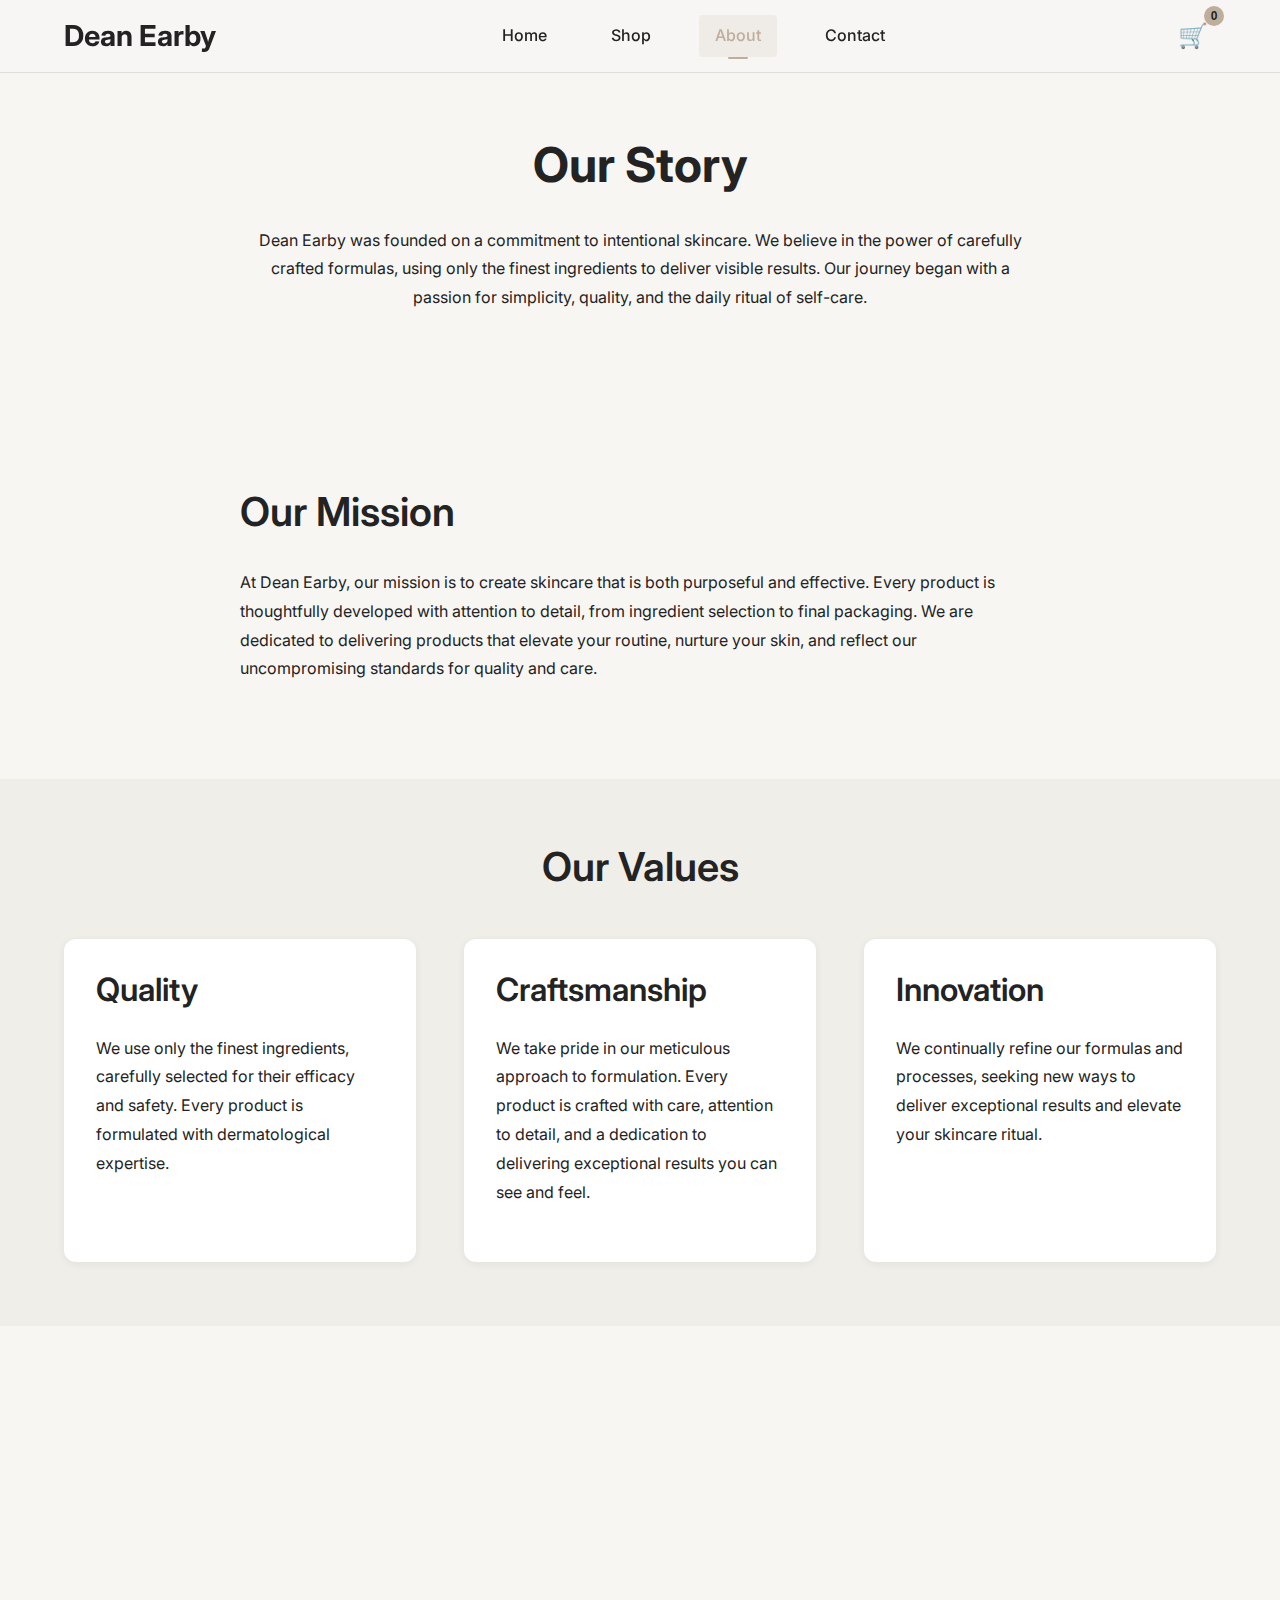
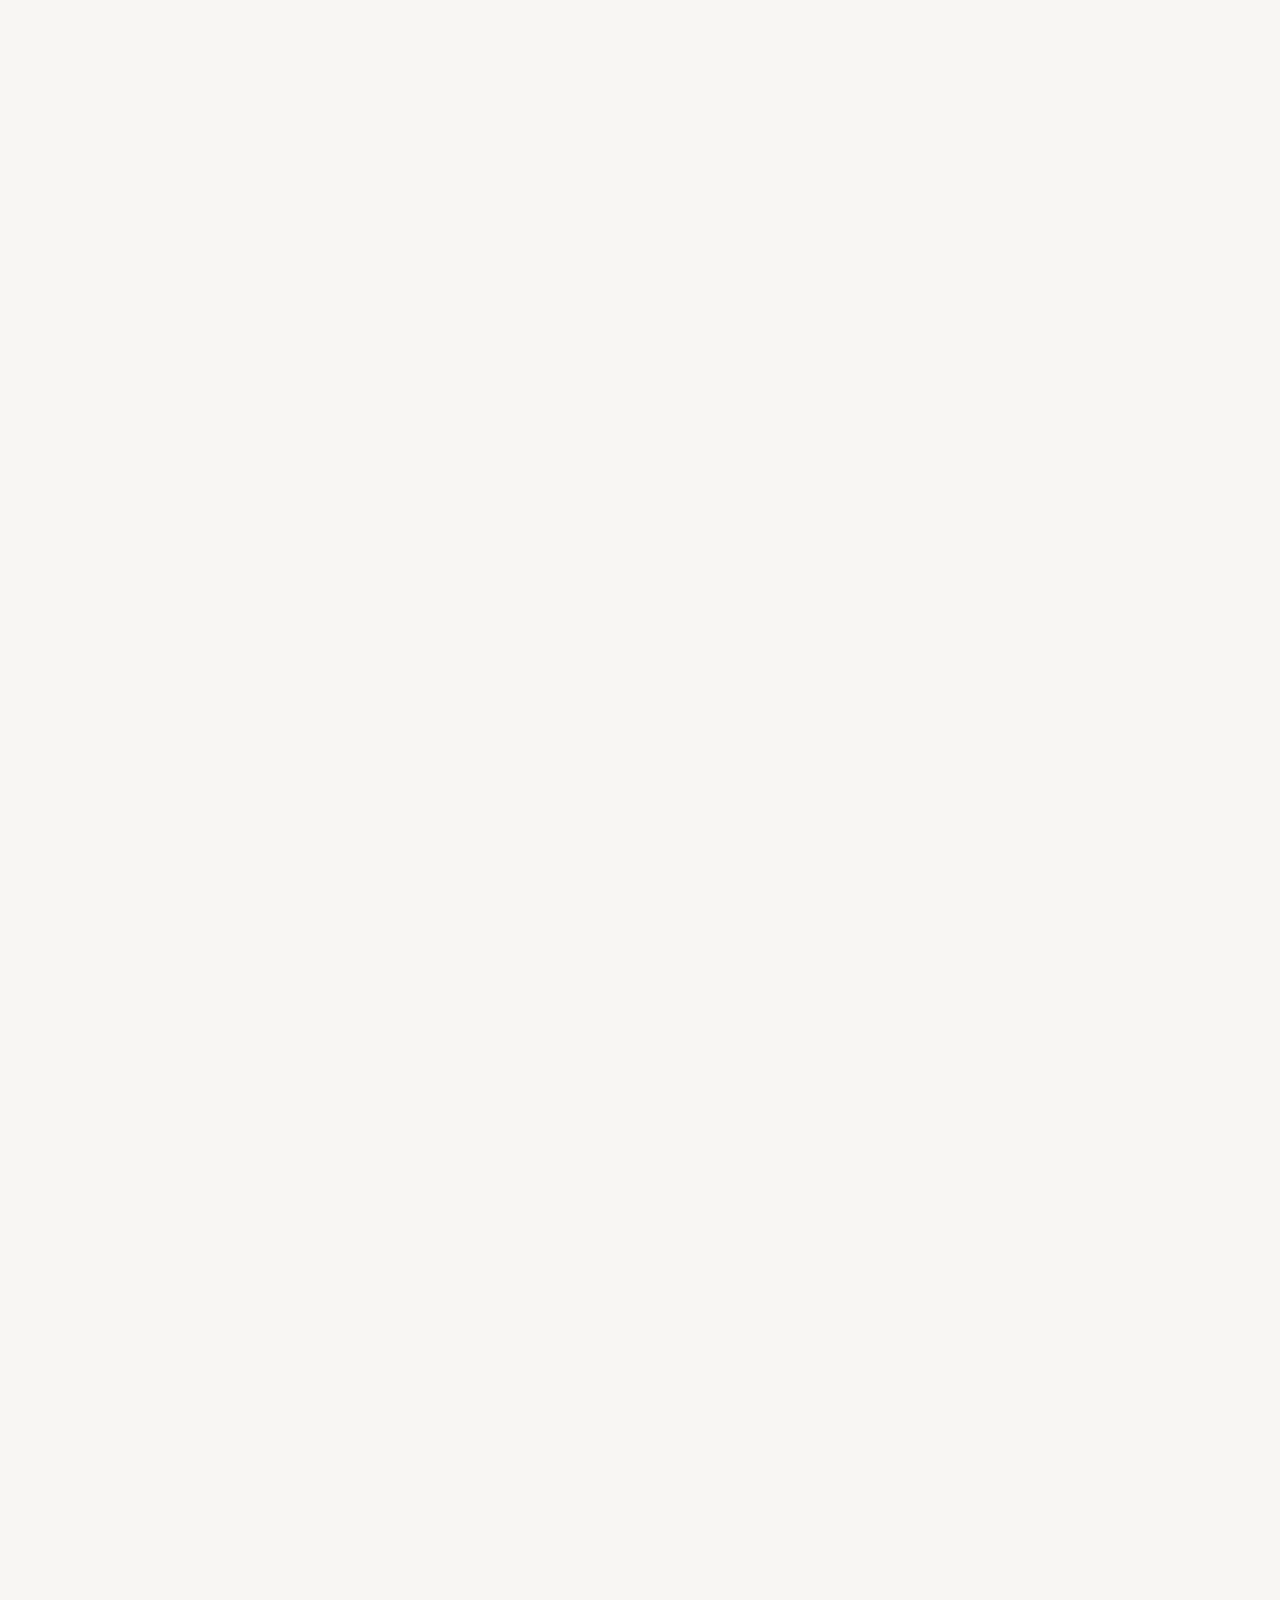
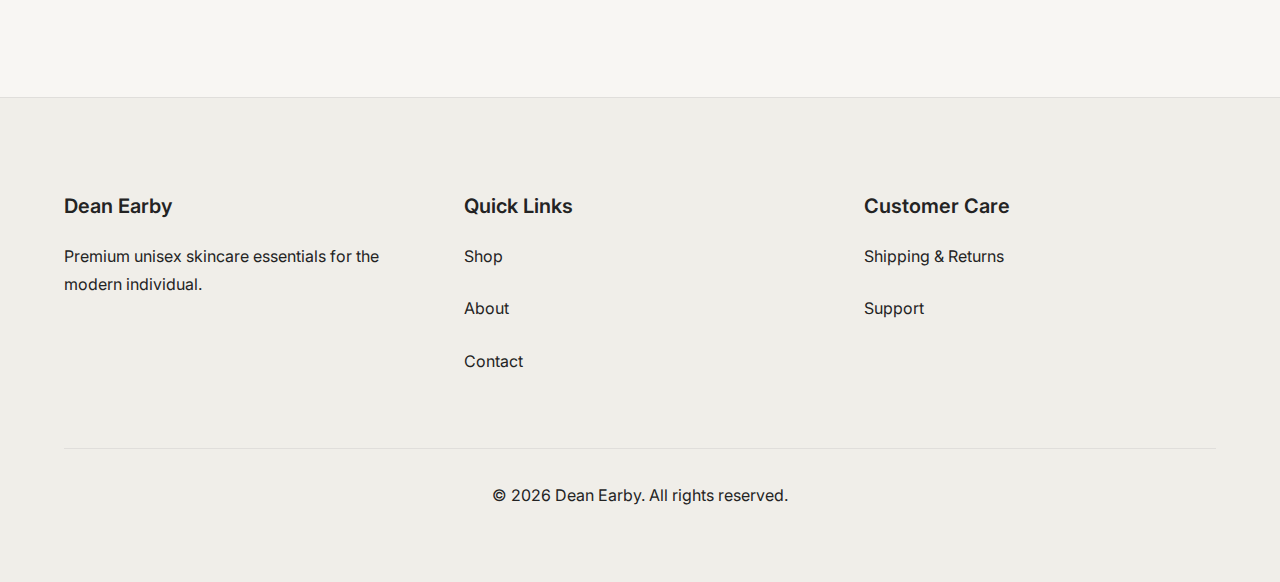
<file: about.html>
<!DOCTYPE html>
<html lang="en">
<head>
    <meta charset="UTF-8">
    <meta name="viewport" content="width=device-width, initial-scale=1.0">
    <title>About - Dean Earby</title>
    <meta name="description" content="Learn about Dean Earby's mission to create premium unisex skincare products that work for everyone.">
    <link rel="icon" type="image/x-icon" href="favicon.ico">
    <link rel="stylesheet" href="styles/variables.css">
    <link rel="stylesheet" href="styles/global.css">
    <link rel="stylesheet" href="styles/components.css">
    <script src="https://cdn.snipcart.com/themes/v3.4.1/default/snipcart.js" defer></script>
    <link rel="stylesheet" href="https://cdn.snipcart.com/themes/v3.4.1/default/snipcart.css" />
</head>
<body>
    <div id="snipcart" data-api-key="YOUR_SNIPCART_API_KEY" data-config-modal-style="side"></div>
    
    <!-- Header -->
    <header class="header">
        <div class="header-content">
            <a href="index.html" class="logo">Dean Earby</a>
            <nav class="nav">
                <a href="index.html" class="nav-link">Home</a>
                <a href="shop.html" class="nav-link">Shop</a>
                <a href="about.html" class="nav-link active">About</a>
                <a href="contact.html" class="nav-link">Contact</a>
            </nav>
            <div class="header-actions">
                <button class="cart-icon" onclick="Snipcart.api.theme.cart.open()">
                    🛒
                    <span class="cart-count" id="cart-count">0</span>
                </button>
                <button class="hamburger" onclick="toggleMobileNav()">☰</button>
            </div>
        </div>
        <nav class="mobile-nav" id="mobile-nav">
            <div class="mobile-nav-links">
                <a href="index.html" class="mobile-nav-link">Home</a>
                <a href="shop.html" class="mobile-nav-link">Shop</a>
                <a href="about.html" class="mobile-nav-link active">About</a>
                <a href="contact.html" class="mobile-nav-link">Contact</a>
            </div>
        </nav>
    </header>

    <!-- About Header -->
    <section class="section" style="padding-top: calc(var(--header-height) + var(--spacing-2xl));">
        <div class="container">
            <h1 class="text-center mb-lg">Our Story</h1>
            <p class="text-center mb-xl" style="max-width: 800px; margin-left: auto; margin-right: auto;">
                Dean Earby was founded on a commitment to intentional skincare. We believe in the power of carefully crafted formulas, using only the finest ingredients to deliver visible results. Our journey began with a passion for simplicity, quality, and the daily ritual of self-care.
            </p>
        </div>
    </section>

    <!-- Mission Section -->
    <section class="section">
        <div class="container">
            <div style="max-width: 800px; margin: 0 auto;">
                <h2 class="mb-lg">Our Mission</h2>
                <p class="mb-lg">At Dean Earby, our mission is to create skincare that is both purposeful and effective. Every product is thoughtfully developed with attention to detail, from ingredient selection to final packaging. We are dedicated to delivering products that elevate your routine, nurture your skin, and reflect our uncompromising standards for quality and care.</p>
            </div>
        </div>
    </section>

    <!-- Values Section -->
    <section class="section" style="background: var(--color-footer-bg);">
        <div class="container">
            <h2 class="text-center mb-xl">Our Values</h2>
            <div style="display: grid; grid-template-columns: repeat(auto-fit, minmax(300px, 1fr)); gap: var(--spacing-xl);">
                <div class="card" style="padding: var(--spacing-lg);">
                    <h3 class="mb-md">Quality</h3>
                    <p>We use only the finest ingredients, carefully selected for their efficacy and safety. Every product is formulated with dermatological expertise.</p>
                </div>
                <div class="card" style="padding: var(--spacing-lg);">
                    <h3 class="mb-md">Craftsmanship</h3>
                    <p>We take pride in our meticulous approach to formulation. Every product is crafted with care, attention to detail, and a dedication to delivering exceptional results you can see and feel.</p>
                </div>
                <div class="card" style="padding: var(--spacing-lg);">
                    <h3 class="mb-md">Innovation</h3>
                    <p>We continually refine our formulas and processes, seeking new ways to deliver exceptional results and elevate your skincare ritual.</p>
                </div>
            </div>
        </div>
    </section>

    <!-- Product Philosophy -->
    <section class="section">
        <div class="container">
            <div style="max-width: 800px; margin: 0 auto;">
                <h2 class="mb-lg">Our Product Philosophy</h2>
                <p class="mb-lg">Each Dean Earby product is created with intention. We focus on essential, effective formulations that deliver real results without unnecessary complexity. Our products are designed to work together seamlessly, creating a routine that's both effective and enjoyable.</p>
                <p class="mb-xl">We believe in transparency about our ingredients and processes. Every product comes with clear information about what's inside and why we chose each ingredient.</p>
            </div>
        </div>
    </section>

    <!-- Shipping & Returns -->
    <section class="section" style="background: var(--color-footer-bg);" id="shipping">
        <div class="container">
            <h2 class="text-center mb-xl">Shipping & Returns</h2>
            <div style="max-width: 800px; margin: 0 auto;">
                <div class="mb-lg">
                    <h3 class="mb-md">Shipping</h3>
                    <p class="mb-md">We offer free shipping on all orders over $100. Standard shipping takes 3-5 business days, while expedited shipping (2-3 business days) is available for an additional fee.</p>
                    <p>All orders are carefully packaged to ensure your products arrive in perfect condition.</p>
                </div>
                
                <div class="section-divider"></div>
                
                <div class="mb-lg">
                    <h3 class="mb-md">Returns</h3>
                    <p class="mb-md">We want you to love your Dean Earby products. If you're not completely satisfied, we offer a 30-day return policy for unused products in their original packaging.</p>
                    <p>To initiate a return, please contact our customer service team with your order number and reason for return.</p>
                </div>
                
                <div class="section-divider"></div>
                
                <div>
                    <h3 class="mb-md">Customer Service</h3>
                    <p class="mb-md">Our customer service team is here to help with any questions about our products, shipping, or returns. We typically respond within 24 hours.</p>
                    <p>Contact us at <a href="mailto:support@deanearby.com">support@deanearby.com</a> or through our <a href="contact.html">contact form</a>.</p>
                </div>
            </div>
        </div>
    </section>

    <!-- About Section -->
    <section class="section" style="background: var(--color-footer-bg);">
        <div class="container">
            <div style="max-width: 800px; margin: 0 auto; text-align: center;">
                <h2 class="mb-lg">Our Philosophy</h2>
                <p class="mb-lg">At Dean Earby, we believe exceptional skincare is the result of intention and care. Every formula is thoughtfully crafted with the highest quality ingredients, chosen for their effectiveness and purity. Our products are designed to elevate your daily ritual and deliver visible results you can trust.</p>
                <p class="mb-xl">We are committed to sustainability, transparency, and creating products that not only perform, but also bring a sense of joy and mindfulness to your routine.</p>
                <a href="about.html" class="btn">Learn More</a>
            </div>
        </div>
    </section>

    <!-- Footer -->
    <footer class="footer">
        <div class="container">
            <div class="footer-content">
                <div class="footer-section">
                    <h3>Dean Earby</h3>
                    <p>Premium unisex skincare essentials for the modern individual.</p>
                </div>
                <div class="footer-section">
                    <h3>Quick Links</h3>
                    <p><a href="shop.html">Shop</a></p>
                    <p><a href="about.html">About</a></p>
                    <p><a href="contact.html">Contact</a></p>
                </div>
                <div class="footer-section">
                    <h3>Customer Care</h3>
                    <p><a href="about.html#shipping">Shipping & Returns</a></p>
                    <p><a href="contact.html">Support</a></p>
                </div>
            </div>
            <div class="footer-bottom">
                <p>&copy; <span id="current-year"></span> Dean Earby. All rights reserved.</p>
            </div>
        </div>
    </footer>

    <script src="js/main.js"></script>
</body>
</html>
</file>
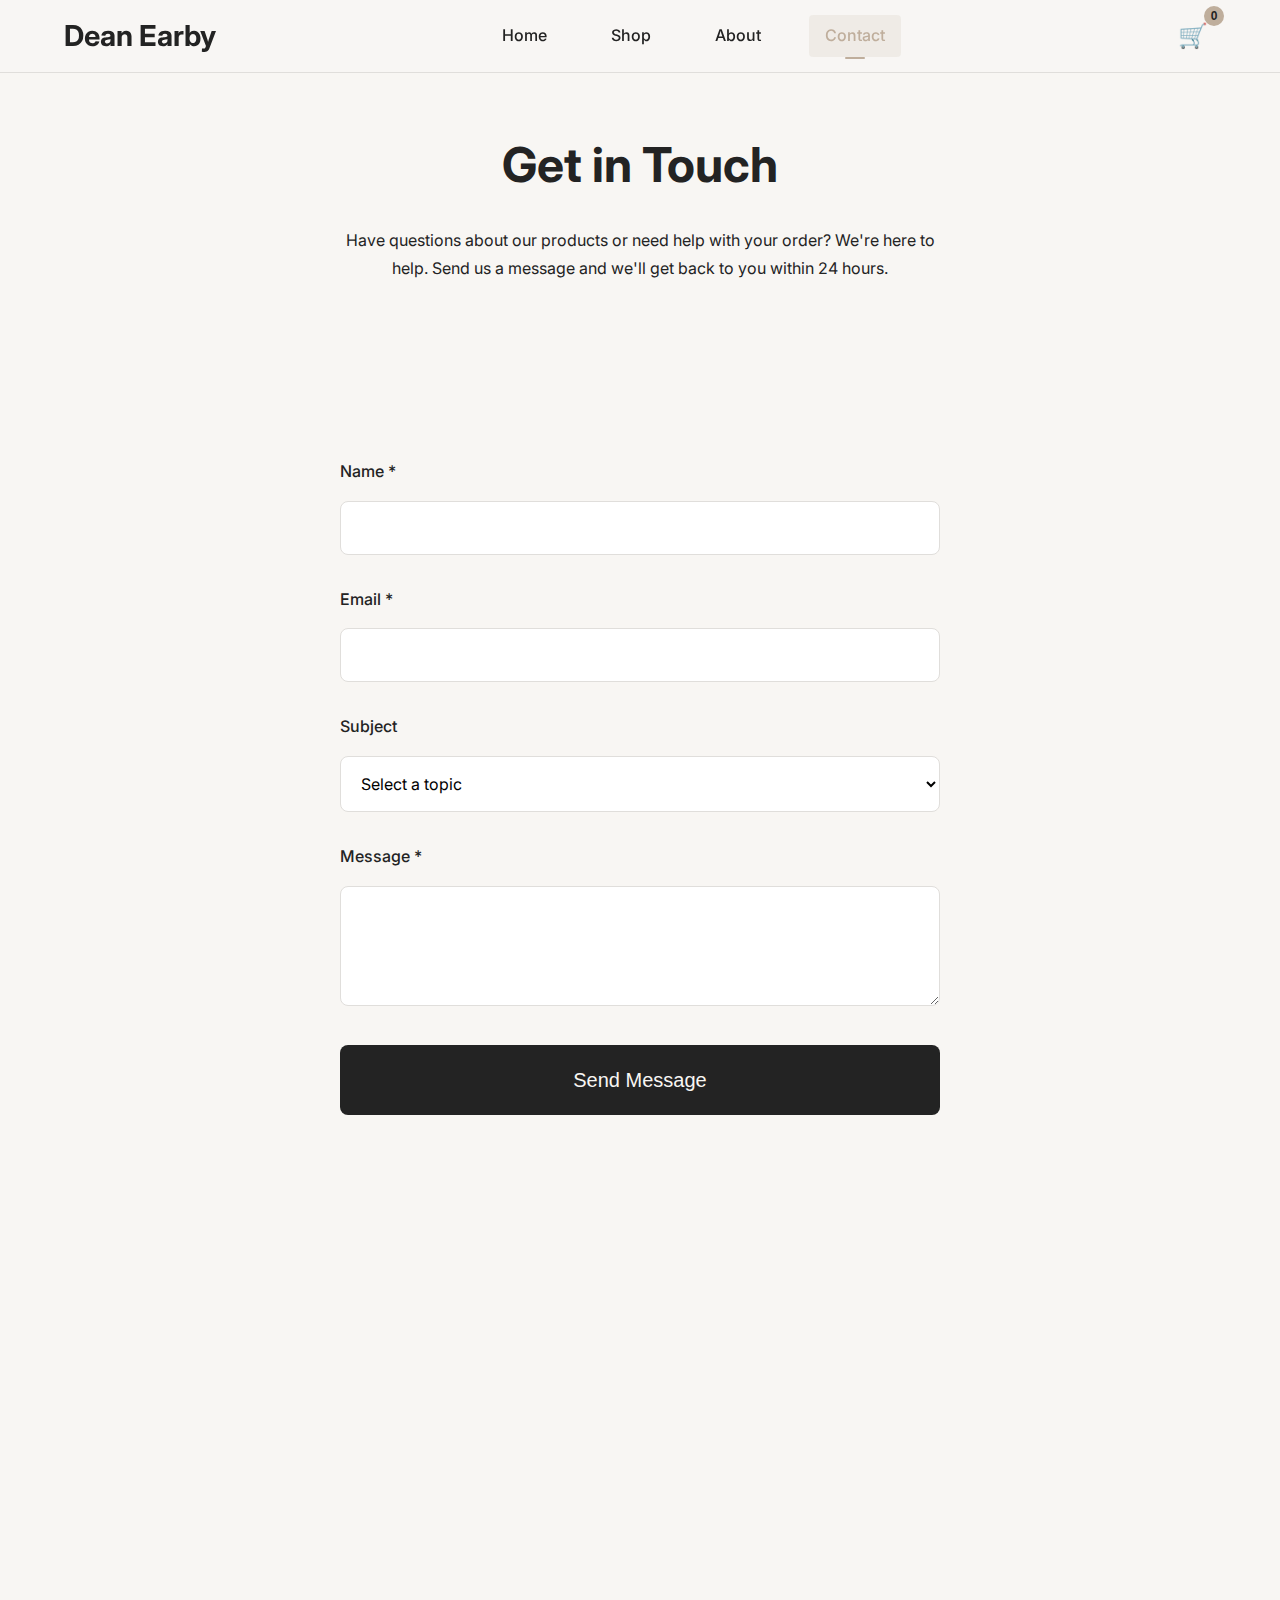
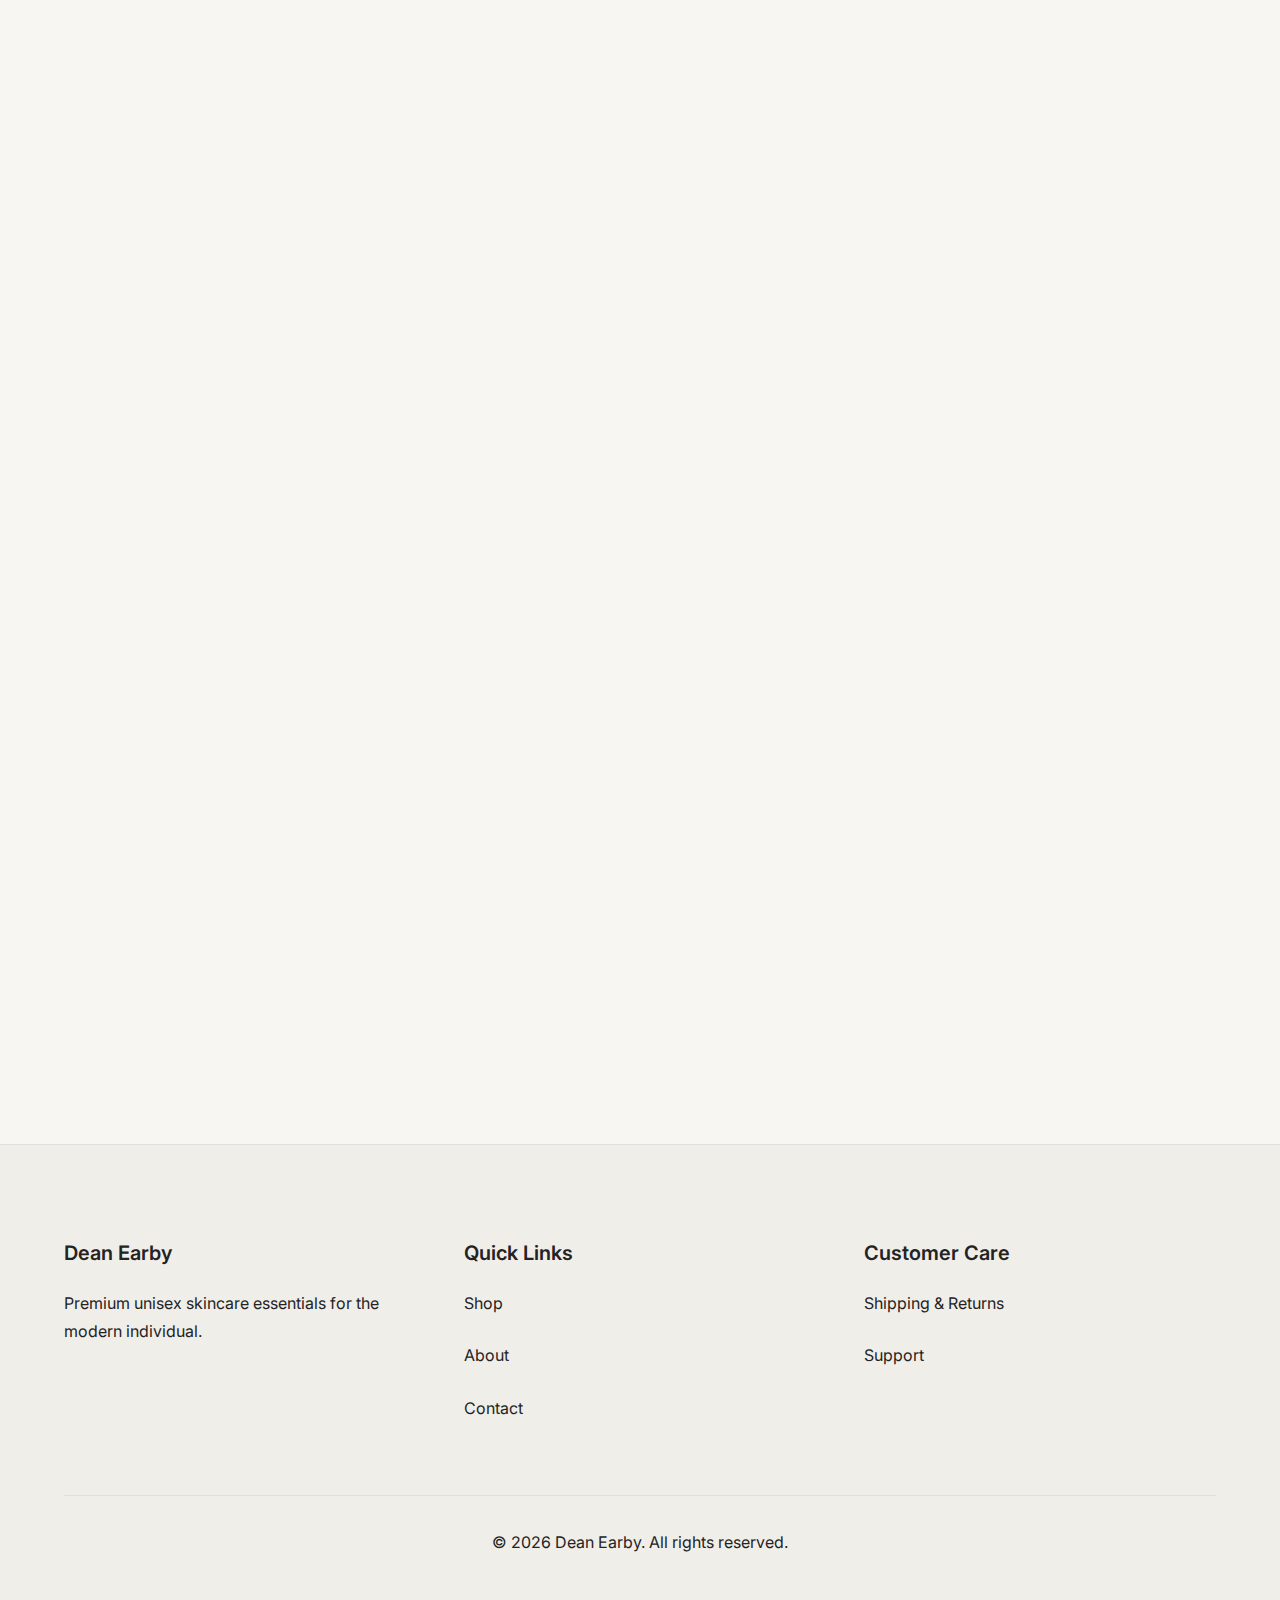
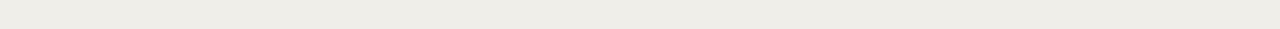
<file: contact.html>
<!DOCTYPE html>
<html lang="en">
<head>
    <meta charset="UTF-8">
    <meta name="viewport" content="width=device-width, initial-scale=1.0">
    <title>Contact - Dean Earby</title>
    <meta name="description" content="Get in touch with Dean Earby. We're here to help with product questions, orders, and support.">
    <link rel="icon" type="image/x-icon" href="favicon.ico">
    <link rel="stylesheet" href="styles/variables.css">
    <link rel="stylesheet" href="styles/global.css">
    <link rel="stylesheet" href="styles/components.css">
    <script src="https://cdn.snipcart.com/themes/v3.4.1/default/snipcart.js" defer></script>
    <link rel="stylesheet" href="https://cdn.snipcart.com/themes/v3.4.1/default/snipcart.css" />
</head>
<body>
    <div id="snipcart" data-api-key="YOUR_SNIPCART_API_KEY" data-config-modal-style="side"></div>
    
    <!-- Header -->
    <header class="header">
        <div class="header-content">
            <a href="index.html" class="logo">Dean Earby</a>
            <nav class="nav">
                <a href="index.html" class="nav-link">Home</a>
                <a href="shop.html" class="nav-link">Shop</a>
                <a href="about.html" class="nav-link">About</a>
                <a href="contact.html" class="nav-link active">Contact</a>
            </nav>
            <div class="header-actions">
                <button class="cart-icon" onclick="Snipcart.api.theme.cart.open()">
                    🛒
                    <span class="cart-count" id="cart-count">0</span>
                </button>
                <button class="hamburger" onclick="toggleMobileNav()">☰</button>
            </div>
        </div>
        <nav class="mobile-nav" id="mobile-nav">
            <div class="mobile-nav-links">
                <a href="index.html" class="mobile-nav-link">Home</a>
                <a href="shop.html" class="mobile-nav-link">Shop</a>
                <a href="about.html" class="mobile-nav-link">About</a>
                <a href="contact.html" class="mobile-nav-link active">Contact</a>
            </div>
        </nav>
    </header>

    <!-- Contact Header -->
    <section class="section" style="padding-top: calc(var(--header-height) + var(--spacing-2xl));">
        <div class="container">
            <h1 class="text-center mb-lg">Get in Touch</h1>
            <p class="text-center mb-xl" style="max-width: 600px; margin-left: auto; margin-right: auto;">
                Have questions about our products or need help with your order? We're here to help. Send us a message and we'll get back to you within 24 hours.
            </p>
        </div>
    </section>

    <!-- Contact Form -->
    <section class="section">
        <div class="container">
            <div style="max-width: 600px; margin: 0 auto;">
                <form class="contact-form">
                    <div class="form-group">
                        <label for="name" class="form-label">Name *</label>
                        <input type="text" id="name" name="name" class="form-input" required>
                    </div>
                    
                    <div class="form-group">
                        <label for="email" class="form-label">Email *</label>
                        <input type="email" id="email" name="email" class="form-input" required>
                    </div>
                    
                    <div class="form-group">
                        <label for="subject" class="form-label">Subject</label>
                        <select id="subject" name="subject" class="form-input">
                            <option value="">Select a topic</option>
                            <option value="product-question">Product Question</option>
                            <option value="order-support">Order Support</option>
                            <option value="shipping-returns">Shipping & Returns</option>
                            <option value="general-inquiry">General Inquiry</option>
                            <option value="feedback">Feedback</option>
                        </select>
                    </div>
                    
                    <div class="form-group">
                        <label for="message" class="form-label">Message *</label>
                        <textarea id="message" name="message" class="form-textarea" required></textarea>
                    </div>
                    
                    <button type="submit" class="btn btn-large" style="width: 100%;">Send Message</button>
                </form>
            </div>
        </div>
    </section>

    <!-- Contact Information -->
    <section class="section" style="background: var(--color-footer-bg);">
        <div class="container">
            <h2 class="text-center mb-xl">Other Ways to Reach Us</h2>
            <div style="display: grid; grid-template-columns: repeat(auto-fit, minmax(250px, 1fr)); gap: var(--spacing-xl);">
                <div class="text-center">
                    <h3 class="mb-md">Email</h3>
                    <p><a href="mailto:support@deanearby.com">support@deanearby.com</a></p>
                    <p style="font-size: var(--font-size-xs); color: var(--color-text);">We typically respond within 24 hours</p>
                </div>
                
                <div class="text-center">
                    <h3 class="mb-md">Customer Service</h3>
                    <p>Monday - Friday</p>
                    <p>9:00 AM - 6:00 PM EST</p>
                </div>
                
                <div class="text-center">
                    <h3 class="mb-md">Follow Us</h3>
                    <p><a href="#" target="_blank">Instagram</a></p>
                    <p><a href="#" target="_blank">Twitter</a></p>
                </div>
            </div>
        </div>
    </section>

    <!-- FAQ Section -->
    <section class="section">
        <div class="container">
            <h2 class="text-center mb-xl">Frequently Asked Questions</h2>
            <div style="max-width: 800px; margin: 0 auto;">
                <div class="mb-lg">
                    <h3 class="mb-md">How do I choose the right products for my skin type?</h3>
                    <p>Our products are designed to work with all skin types. If you're unsure where to start, we recommend beginning with our Gentle Face Cleanser and Daily Moisturizer. For personalized recommendations, feel free to reach out to our customer service team.</p>
                </div>
                
                <div class="section-divider"></div>
                
                <div class="mb-lg">
                    <h3 class="mb-md">Are your products suitable for sensitive skin?</h3>
                    <p>Yes, all our products are formulated to be gentle and suitable for sensitive skin. We avoid common irritants and use soothing ingredients. However, we always recommend patch testing new products before full application.</p>
                </div>
                
                <div class="section-divider"></div>
                
                <div class="mb-lg">
                    <h3 class="mb-md">How long does shipping take?</h3>
                    <p>Standard shipping takes 3-5 business days. We offer free shipping on orders over $50. For expedited shipping (2-3 business days), an additional fee applies.</p>
                </div>
                
                <div class="section-divider"></div>
                
                <div>
                    <h3 class="mb-md">What's your return policy?</h3>
                    <p>We offer a 30-day return policy for unused products in their original packaging. If you're not completely satisfied, please contact our customer service team to initiate a return.</p>
                </div>
            </div>
        </div>
    </section>

    <!-- Footer -->
    <footer class="footer">
        <div class="container">
            <div class="footer-content">
                <div class="footer-section">
                    <h3>Dean Earby</h3>
                    <p>Premium unisex skincare essentials for the modern individual.</p>
                </div>
                <div class="footer-section">
                    <h3>Quick Links</h3>
                    <p><a href="shop.html">Shop</a></p>
                    <p><a href="about.html">About</a></p>
                    <p><a href="contact.html">Contact</a></p>
                </div>
                <div class="footer-section">
                    <h3>Customer Care</h3>
                    <p><a href="about.html#shipping">Shipping & Returns</a></p>
                    <p><a href="contact.html">Support</a></p>
                </div>
            </div>
            <div class="footer-bottom">
                <p>&copy; <span id="current-year"></span> Dean Earby. All rights reserved.</p>
            </div>
        </div>
    </footer>

    <script src="js/main.js"></script>
</body>
</html>
</file>
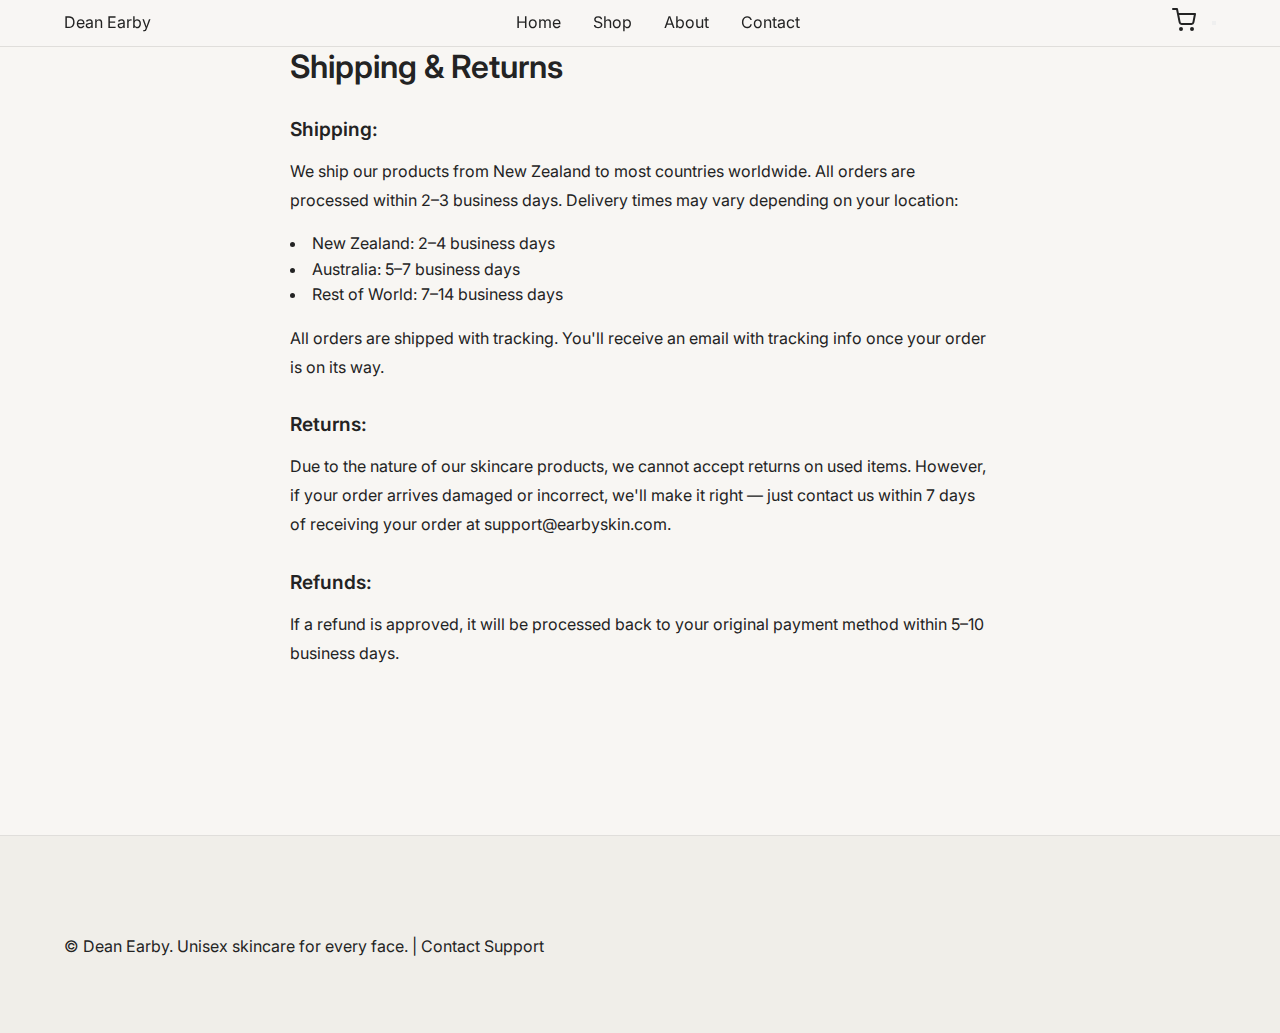
<file: shipping-returns.html>
<!DOCTYPE html>
<html lang="en">
<head>
  <meta charset="UTF-8">
  <meta name="viewport" content="width=device-width, initial-scale=1.0">
  <title>Shipping & Returns – Dean Earby</title>
  <meta name="description" content="Shipping and returns policy for Dean Earby skincare. Learn about delivery, refunds, and support." />
  <link rel="icon" href="favicon.ico" type="image/x-icon">
  <meta property="og:title" content="Shipping & Returns – Dean Earby" />
  <meta property="og:description" content="Shipping and returns policy for Dean Earby skincare. Learn about delivery, refunds, and support." />
  <meta property="og:image" content="assets/images/serum-clarity.jpg" />
  <meta property="og:type" content="website" />
  <meta property="og:url" content="https://yourdomain.com/shipping-returns.html" />
  <link rel="stylesheet" href="styles/global.css">
  <link rel="stylesheet" href="styles/components.css">
  <script defer src="scripts/main.js"></script>
  <!-- Snipcart -->
  <link rel="preconnect" href="https://app.snipcart.com">
  <link rel="preconnect" href="https://cdn.snipcart.com">
  <link rel="stylesheet" href="https://cdn.snipcart.com/themes/v3.6.0/default/snipcart.css" />
</head>
<body>
  <!-- Header (inlined with hamburger menu) -->
  <header class="header">
    <div class="container" style="display: flex; align-items: center; justify-content: space-between; width: 100%;">
      <a href="index.html" class="brand">Dean Earby</a>
      <nav class="nav" aria-label="Main navigation">
        <a href="index.html">Home</a>
        <a href="shop.html">Shop</a>
        <a href="about.html">About</a>
        <a href="contact.html">Contact</a>
      </nav>
      <div style="display: flex; align-items: center; gap: 0.5rem;">
        <button class="cart-icon snipcart-checkout" aria-label="View cart">
          <svg width="24" height="24" fill="none" stroke="currentColor" stroke-width="2" stroke-linecap="round" stroke-linejoin="round" viewBox="0 0 24 24"><circle cx="9" cy="21" r="1"/><circle cx="20" cy="21" r="1"/><path d="M1 1h4l2.68 13.39a2 2 0 0 0 2 1.61h9.72a2 2 0 0 0 2-1.61L23 6H6"/></svg>
          <span class="cart-count"></span>
        </button>
        <button class="nav-toggle" aria-label="Open navigation" aria-expanded="false">
          <span></span><span></span><span></span>
        </button>
      </div>
    </div>
  </header>

  <main>
    <section class="container fade-in" style="padding: 3rem 0; max-width: 700px;">
      <h1 style="font-size: 2rem; font-weight: 600; margin-bottom: 2rem;">Shipping & Returns</h1>
      <h2 style="font-size: 1.2rem; font-weight: 600; margin-bottom: 1rem;">Shipping:</h2>
      <p style="margin-bottom: 1rem;">We ship our products from New Zealand to most countries worldwide. All orders are processed within 2–3 business days. Delivery times may vary depending on your location:</p>
      <ul style="margin-bottom: 1rem; list-style: disc inside;">
        <li>New Zealand: 2–4 business days</li>
        <li>Australia: 5–7 business days</li>
        <li>Rest of World: 7–14 business days</li>
      </ul>
      <p style="margin-bottom: 2rem;">All orders are shipped with tracking. You'll receive an email with tracking info once your order is on its way.</p>
      <h2 style="font-size: 1.2rem; font-weight: 600; margin-bottom: 1rem;">Returns:</h2>
      <p style="margin-bottom: 2rem;">Due to the nature of our skincare products, we cannot accept returns on used items. However, if your order arrives damaged or incorrect, we'll make it right — just contact us within 7 days of receiving your order at <a href="mailto:support@earbyskin.com">support@earbyskin.com</a>.</p>
      <h2 style="font-size: 1.2rem; font-weight: 600; margin-bottom: 1rem;">Refunds:</h2>
      <p>If a refund is approved, it will be processed back to your original payment method within 5–10 business days.</p>
    </section>
  </main>

  <!-- Footer (inlined) -->
  <footer class="footer">
    <div class="container">
      <p>&copy; Dean Earby. Unisex skincare for every face. | <a href="mailto:support@earbyskin.com">Contact Support</a></p>
    </div>
  </footer>

  <!-- Snipcart -->
  <div hidden id="snipcart" data-api-key="YOUR_PUBLIC_API_KEY"></div>
  <script async src="https://cdn.snipcart.com/themes/v3.6.0/default/snipcart.js"></script>
</body>
</html>
</file>
<file: styles/variables.css>
:root {
  /* Colors */
  --color-bg: #f8f6f3;
  --color-bg-dark: #232323;
  --color-text: #232323;
  --color-text-light: #f8f6f3;
  --color-accent: #bfae9c;
  --color-accent-dark: #4a5a4a;
  --color-border: #e0dedb;
  --color-success: #6e8b6e;
  --color-error: #b85c5c;
  --color-divider: #e8e6e3;
  --color-footer-bg: #f0eee9;
  --color-card-shadow: rgba(36, 36, 36, 0.06);
  --color-card-shadow-hover: rgba(36, 36, 36, 0.12);
  --color-button-shadow: rgba(191, 174, 156, 0.12);

  /* Typography */
  --font-primary: 'Inter', 'Poppins', 'Montserrat', Arial, sans-serif;
  --font-size-xs: 0.875rem;
  --font-size-base: 1rem;
  --font-size-lg: 1.25rem;
  --font-size-xl: 2rem;
  --font-size-2xl: 2.5rem;
  --font-size-3xl: 3rem;
  --font-weight-normal: 400;
  --font-weight-medium: 500;
  --font-weight-semibold: 600;
  --font-weight-bold: 700;
  --line-height-tight: 1.2;
  --line-height-normal: 1.6;
  --line-height-relaxed: 1.8;

  /* Spacing */
  --spacing-xs: 0.5rem;
  --spacing-sm: 1rem;
  --spacing-md: 1.5rem;
  --spacing-lg: 2rem;
  --spacing-xl: 3rem;
  --spacing-2xl: 4rem;
  --spacing-3xl: 6rem;

  /* Layout */
  --radius: 8px;
  --radius-sm: 4px;
  --radius-lg: 12px;
  --transition: 0.2s cubic-bezier(.4,0,.2,1);
  --transition-slow: 0.3s cubic-bezier(.4,0,.2,1);
  --shadow: 0 2px 8px var(--color-card-shadow);
  --shadow-lg: 0 4px 24px var(--color-card-shadow-hover);
  --shadow-button: 0 2px 8px var(--color-button-shadow);
  --max-width: 1200px;
  --header-height: 72px;

  /* Section dividers */
  --divider-height: 1px;
  --divider-color: var(--color-divider);
  --section-padding: var(--spacing-2xl) 0;
  --section-padding-sm: var(--spacing-xl) 0;
}
</file>
<file: styles/components.css>
/* Header */
.header {
  position: fixed;
  top: 0;
  left: 0;
  right: 0;
  background: rgba(248, 246, 243, 0.95);
  backdrop-filter: blur(10px);
  border-bottom: 1px solid var(--color-border);
  z-index: 1000;
  transition: all var(--transition);
}

.header.scrolled {
  background: rgba(248, 246, 243, 0.98);
  box-shadow: var(--shadow);
}

.header-content {
  display: flex;
  align-items: center;
  justify-content: space-between;
  height: var(--header-height);
  max-width: var(--max-width);
  margin: 0 auto;
  padding: 0 var(--spacing-md);
}

.logo {
  font-size: 1.8rem;
  font-weight: var(--font-weight-bold);
  color: var(--color-text);
  text-decoration: none;
  transition: color var(--transition);
}

.logo:hover {
  color: var(--color-accent);
}

/* Navigation */
.nav {
  display: flex;
  align-items: center;
  gap: var(--spacing-lg);
}

.nav-link {
  font-size: var(--font-size-base);
  font-weight: var(--font-weight-medium);
  color: var(--color-text);
  text-decoration: none;
  padding: var(--spacing-xs) var(--spacing-sm);
  border-radius: var(--radius-sm);
  transition: all var(--transition);
  position: relative;
}

.nav-link:hover {
  color: var(--color-accent);
  background: rgba(191, 174, 156, 0.1);
}

.nav-link.active {
  color: var(--color-accent);
  background: rgba(191, 174, 156, 0.15);
}

.nav-link.active::after {
  content: '';
  position: absolute;
  bottom: -2px;
  left: 50%;
  transform: translateX(-50%);
  width: 20px;
  height: 2px;
  background: var(--color-accent);
  border-radius: 1px;
}

/* Cart */
.cart-icon {
  position: relative;
  background: none;
  border: none;
  font-size: 1.5rem;
  color: var(--color-text);
  cursor: pointer;
  padding: var(--spacing-xs);
  border-radius: var(--radius-sm);
  transition: all var(--transition);
}

.cart-icon:hover {
  color: var(--color-accent);
  background: rgba(191, 174, 156, 0.1);
}

.cart-count {
  position: absolute;
  top: -8px;
  right: -8px;
  background: var(--color-accent);
  color: var(--color-text);
  font-size: 0.75rem;
  font-weight: var(--font-weight-bold);
  width: 20px;
  height: 20px;
  border-radius: 50%;
  display: flex;
  align-items: center;
  justify-content: center;
  transition: all var(--transition);
}

.cart-count.updated {
  animation: cartPulse 0.6s ease-in-out;
}

@keyframes cartPulse {
  0%, 100% { transform: scale(1); }
  50% { transform: scale(1.2); }
}

/* Mobile Navigation */
.hamburger {
  display: none;
  background: none;
  border: none;
  font-size: 1.5rem;
  color: var(--color-text);
  cursor: pointer;
  padding: var(--spacing-xs);
  border-radius: var(--radius-sm);
  transition: all var(--transition);
  margin-left: var(--spacing-sm);
}

.hamburger:hover {
  color: var(--color-accent);
  background: rgba(191, 174, 156, 0.1);
}

.mobile-nav {
  position: fixed;
  top: var(--header-height);
  left: 0;
  right: 0;
  background: rgba(248, 246, 243, 0.98);
  backdrop-filter: blur(10px);
  border-bottom: 1px solid var(--color-border);
  padding: var(--spacing-md);
  transform: translateY(-100%);
  opacity: 0;
  visibility: hidden;
  transition: all var(--transition-slow);
  z-index: 999;
}

.mobile-nav.active {
  transform: translateY(0);
  opacity: 1;
  visibility: visible;
}

.mobile-nav-links {
  display: flex;
  flex-direction: column;
  gap: var(--spacing-md);
}

.mobile-nav-link {
  font-size: var(--font-size-lg);
  font-weight: var(--font-weight-medium);
  color: var(--color-text);
  text-decoration: none;
  padding: var(--spacing-sm);
  border-radius: var(--radius);
  transition: all var(--transition);
  border-left: 3px solid transparent;
}

.mobile-nav-link:hover,
.mobile-nav-link.active {
  color: var(--color-accent);
  background: rgba(191, 174, 156, 0.1);
  border-left-color: var(--color-accent);
}

/* Hero Section */
.hero {
  padding: calc(var(--header-height) + var(--spacing-3xl)) 0 var(--spacing-3xl);
  text-align: center;
  background: linear-gradient(135deg, var(--color-bg) 0%, rgba(191, 174, 156, 0.1) 100%);
}

.hero h1 {
  font-size: var(--font-size-3xl);
  font-weight: var(--font-weight-bold);
  margin-bottom: var(--spacing-lg);
  line-height: var(--line-height-tight);
}

.hero p {
  font-size: var(--font-size-lg);
  color: var(--color-text);
  margin-bottom: var(--spacing-xl);
  max-width: 600px;
  margin-left: auto;
  margin-right: auto;
}

.hero-buttons {
  display: flex;
  gap: var(--spacing-md);
  justify-content: center;
  flex-wrap: wrap;
}

/* Product Grid */
.products-grid {
  display: grid;
  grid-template-columns: repeat(auto-fit, minmax(280px, 1fr));
  gap: var(--spacing-xl);
  margin-top: var(--spacing-xl);
}

.product-card {
  background: white;
  border-radius: var(--radius-lg);
  overflow: hidden;
  box-shadow: var(--shadow);
  transition: all var(--transition-slow);
  position: relative;
}

.product-card:hover {
  transform: translateY(-8px);
  box-shadow: var(--shadow-lg);
}

.product-image {
  width: 100%;
  height: 300px;
  object-fit: cover;
  transition: transform var(--transition-slow);
}

.product-card:hover .product-image {
  transform: scale(1.05);
}

.product-info {
  padding: var(--spacing-lg);
}

.product-title {
  font-size: var(--font-size-lg);
  font-weight: var(--font-weight-semibold);
  margin-bottom: var(--spacing-sm);
  color: var(--color-text);
}

.product-description {
  color: var(--color-text);
  margin-bottom: var(--spacing-md);
  line-height: var(--line-height-relaxed);
}

.product-price {
  font-size: var(--font-size-lg);
  font-weight: var(--font-weight-bold);
  color: var(--color-text);
  margin-bottom: var(--spacing-md);
}

.product-actions {
  display: flex;
  gap: var(--spacing-sm);
  align-items: center;
}

/* Product Detail */
.product-detail {
  display: grid;
  grid-template-columns: 1fr 1fr;
  gap: var(--spacing-3xl);
  align-items: start;
  margin-top: var(--spacing-xl);
}

.product-detail-image {
  width: 100%;
  height: 500px;
  object-fit: cover;
  border-radius: var(--radius-lg);
  box-shadow: var(--shadow);
}

.product-detail-info {
  padding: var(--spacing-lg) 0;
}

.product-detail-title {
  font-size: var(--font-size-2xl);
  font-weight: var(--font-weight-bold);
  margin-bottom: var(--spacing-md);
}

.product-detail-price {
  font-size: var(--font-size-xl);
  font-weight: var(--font-weight-bold);
  color: var(--color-text);
  margin-bottom: var(--spacing-lg);
}

.product-detail-description {
  font-size: var(--font-size-lg);
  line-height: var(--line-height-relaxed);
  margin-bottom: var(--spacing-xl);
}

.product-detail-actions {
  display: flex;
  gap: var(--spacing-md);
  align-items: center;
  flex-wrap: wrap;
}

/* Form Styles */
.form-group {
  margin-bottom: var(--spacing-lg);
}

.form-label {
  display: block;
  font-weight: var(--font-weight-medium);
  margin-bottom: var(--spacing-sm);
  color: var(--color-text);
}

.form-input,
.form-textarea {
  width: 100%;
  padding: var(--spacing-sm);
  border: 1px solid var(--color-border);
  border-radius: var(--radius);
  font-size: var(--font-size-base);
  font-family: inherit;
  transition: all var(--transition);
  background: white;
}

.form-input:focus,
.form-textarea:focus {
  outline: none;
  border-color: var(--color-accent);
  box-shadow: 0 0 0 3px rgba(191, 174, 156, 0.1);
}

.form-textarea {
  min-height: 120px;
  resize: vertical;
}

/* Footer */
.footer {
  background: var(--color-footer-bg);
  border-top: 1px solid var(--color-border);
  padding: var(--spacing-3xl) 0 var(--spacing-xl);
  margin-top: var(--spacing-3xl);
}

.footer-content {
  display: grid;
  grid-template-columns: repeat(auto-fit, minmax(250px, 1fr));
  gap: var(--spacing-xl);
  margin-bottom: var(--spacing-xl);
}

.footer-section h3 {
  font-size: var(--font-size-lg);
  font-weight: var(--font-weight-semibold);
  margin-bottom: var(--spacing-md);
  color: var(--color-text);
}

.footer-section p,
.footer-section a {
  color: var(--color-text);
  line-height: var(--line-height-relaxed);
}

.footer-section a:hover {
  color: var(--color-accent);
}

.footer-bottom {
  text-align: center;
  padding-top: var(--spacing-lg);
  border-top: 1px solid var(--color-border);
  color: var(--color-text);
}

/* Responsive Design */
@media (max-width: 1100px) {
  .nav {
    display: none;
  }
  
  .hamburger {
    display: block;
  }
  
  .logo {
    font-size: 1.6rem;
  }
  
  .header-content {
    padding-right: var(--spacing-lg);
  }
  .header-actions {
    gap: var(--spacing-sm);
    display: flex;
    align-items: center;
    margin-right: 0;
  }
  .cart-icon {
    margin-right: 0;
  }
}

@media (max-width: 768px) {
  .hero h1 {
    font-size: var(--font-size-2xl);
  }
  
  .hero p {
    font-size: var(--font-size-base);
  }
  
  .hero-buttons {
    flex-direction: column;
    align-items: center;
  }
  
  .products-grid {
    grid-template-columns: 1fr;
    gap: var(--spacing-lg);
  }
  
  .product-detail {
    grid-template-columns: 1fr;
    gap: var(--spacing-xl);
  }
  
  .product-detail-image {
    height: 400px;
  }
  
  .product-detail-actions {
    flex-direction: column;
    align-items: stretch;
  }
  
  .footer-content {
    grid-template-columns: 1fr;
    gap: var(--spacing-lg);
  }
  .header-content {
    padding-right: var(--spacing-md);
  }
  .header-actions {
    gap: var(--spacing-xs);
    margin-right: 0;
  }
  .cart-icon {
    margin-right: 0;
  }
}

@media (max-width: 480px) {
  .header-content {
    padding: 0 var(--spacing-sm);
  }
  
  .hero {
    padding: calc(var(--header-height) + var(--spacing-2xl)) 0 var(--spacing-2xl);
  }
  
  .product-info {
    padding: var(--spacing-md);
  }
  
  .product-detail-info {
    padding: var(--spacing-md) 0;
  }
}
</file>
<file: styles/global.css>
@import url('variables.css');
@import url('https://fonts.googleapis.com/css2?family=Inter:wght@400;600&family=Poppins:wght@400;600&family=Montserrat:wght@400;600&display=swap');

/* Reset and base styles */
* {
  margin: 0;
  padding: 0;
  box-sizing: border-box;
}

html {
  scroll-behavior: smooth;
  font-size: 16px;
}

body {
  font-family: var(--font-primary);
  font-size: var(--font-size-base);
  line-height: var(--line-height-normal);
  color: var(--color-text);
  background-color: var(--color-bg);
  -webkit-font-smoothing: antialiased;
  -moz-osx-font-smoothing: grayscale;
}

/* Typography */
h1, h2, h3, h4, h5, h6 {
  font-weight: var(--font-weight-semibold);
  line-height: var(--line-height-tight);
  margin-bottom: var(--spacing-md);
  color: var(--color-text);
}

h1 {
  font-size: var(--font-size-3xl);
  font-weight: var(--font-weight-bold);
}

h2 {
  font-size: var(--font-size-2xl);
}

h3 {
  font-size: var(--font-size-xl);
}

h4 {
  font-size: var(--font-size-lg);
}

p {
  margin-bottom: var(--spacing-md);
  line-height: var(--line-height-relaxed);
}

a {
  color: var(--color-text);
  text-decoration: none;
  transition: color var(--transition);
}

a:hover {
  color: var(--color-accent);
}

/* Layout */
.container {
  max-width: var(--max-width);
  margin: 0 auto;
  padding: 0 var(--spacing-md);
}

.section {
  padding: var(--section-padding);
}

.section-sm {
  padding: var(--section-padding-sm);
}

/* Buttons */
.btn {
  display: inline-flex;
  align-items: center;
  justify-content: center;
  padding: var(--spacing-sm) var(--spacing-lg);
  font-size: var(--font-size-base);
  font-weight: var(--font-weight-medium);
  line-height: 1;
  text-decoration: none;
  border: 1px solid transparent;
  border-radius: var(--radius);
  cursor: pointer;
  transition: all var(--transition);
  background: var(--color-text);
  color: var(--color-text-light);
  min-height: 48px;
}

.btn:hover {
  background: var(--color-accent);
  color: var(--color-text);
  transform: translateY(-1px);
  box-shadow: var(--shadow-button);
}

.btn:active {
  transform: translateY(0);
}

.btn-secondary {
  background: transparent;
  color: var(--color-text);
  border-color: var(--color-text);
}

.btn-secondary:hover {
  background: var(--color-text);
  color: var(--color-text-light);
}

.btn-large {
  padding: var(--spacing-md) var(--spacing-xl);
  font-size: var(--font-size-lg);
  min-height: 56px;
}

/* Cards */
.card {
  background: white;
  border-radius: var(--radius-lg);
  box-shadow: var(--shadow);
  transition: all var(--transition-slow);
  overflow: hidden;
}

.card:hover {
  transform: translateY(-4px);
  box-shadow: var(--shadow-lg);
}

/* Section dividers */
.section-divider {
  height: var(--divider-height);
  background: var(--divider-color);
  margin: var(--spacing-xl) 0;
}

/* Utility classes */
.text-center {
  text-align: center;
}

.text-left {
  text-align: left;
}

.text-right {
  text-align: right;
}

.mb-0 { margin-bottom: 0; }
.mb-sm { margin-bottom: var(--spacing-sm); }
.mb-md { margin-bottom: var(--spacing-md); }
.mb-lg { margin-bottom: var(--spacing-lg); }
.mb-xl { margin-bottom: var(--spacing-xl); }

.mt-0 { margin-top: 0; }
.mt-sm { margin-top: var(--spacing-sm); }
.mt-md { margin-top: var(--spacing-md); }
.mt-lg { margin-top: var(--spacing-lg); }
.mt-xl { margin-top: var(--spacing-xl); }

.py-sm { padding: var(--spacing-sm) 0; }
.py-md { padding: var(--spacing-md) 0; }
.py-lg { padding: var(--spacing-lg) 0; }
.py-xl { padding: var(--spacing-xl) 0; }

.px-sm { padding: 0 var(--spacing-sm); }
.px-md { padding: 0 var(--spacing-md); }
.px-lg { padding: 0 var(--spacing-lg); }
.px-xl { padding: 0 var(--spacing-xl); }

/* Responsive utilities */
@media (max-width: 768px) {
  .container {
    padding: 0 var(--spacing-lg);
  }
  
  .section {
    padding: var(--spacing-xl) 0;
  }
  
  h1 {
    font-size: var(--font-size-2xl);
  }
  
  h2 {
    font-size: var(--font-size-xl);
  }
  
  h3 {
    font-size: var(--font-size-lg);
  }

  .card {
    margin-bottom: var(--spacing-lg);
    padding: var(--spacing-md);
  }

  .form-group {
    margin-bottom: var(--spacing-xl);
  }
}

/* Focus styles for accessibility */
.btn:focus,
a:focus {
  outline: 2px solid var(--color-accent);
  outline-offset: 2px;
}

/* Loading states */
.loading {
  opacity: 0.6;
  pointer-events: none;
}

/* Smooth transitions for all interactive elements */
button,
a,
.card,
.btn {
  transition: all var(--transition);
}
</file>
